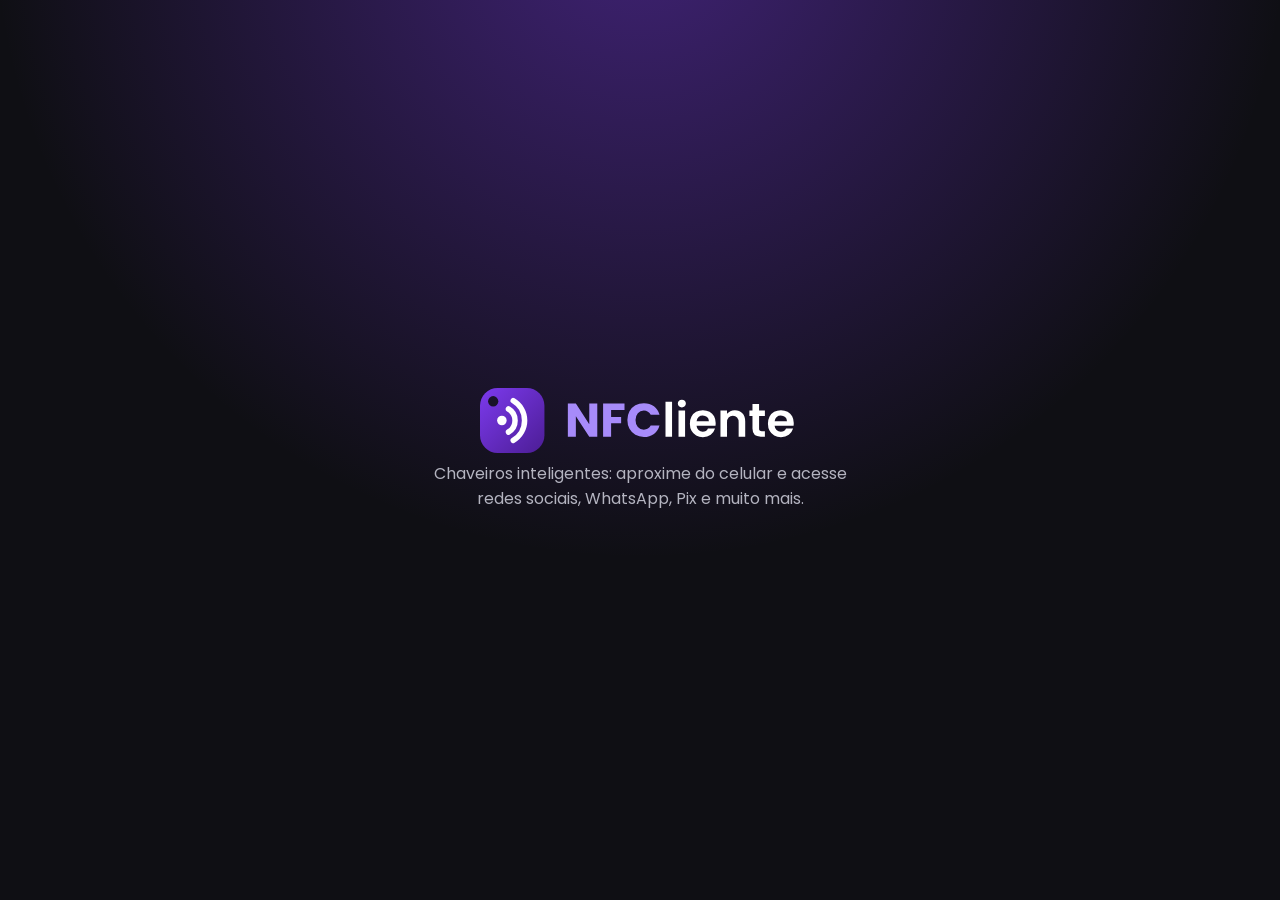
<file: index.html>
<!doctype html>
<html lang="pt-BR">
<head>
  <meta charset="utf-8">
  <meta name="viewport" content="width=device-width, initial-scale=1">
  <title>NFCliente</title>
  <link rel="icon" href="/favicon.ico" sizes="any">
  <link rel="icon" href="/img/nfcliente-icone.svg" type="image/svg+xml">
  <link rel="apple-touch-icon" href="/img/apple-touch-icon.png">
  <meta name="description" content="Chaveiros inteligentes com todos os seus links: redes sociais, WhatsApp, Pix e Google.">
  <link rel="preconnect" href="https://fonts.googleapis.com">
  <link rel="stylesheet" href="https://fonts.googleapis.com/css2?family=Poppins:wght@400;600;700&display=swap">
  <style>
    :root { --cor: #7c3aed; }
    * { box-sizing: border-box; }
    body {
      margin: 0; min-height: 100vh; display: grid; place-items: center; padding: 24px 16px;
      font-family: "Poppins", system-ui, sans-serif; color: #f5f5f7; text-align: center;
      background: #0f0f14 radial-gradient(circle at 50% -10%, rgba(124, 58, 237, .45) 0, transparent 55%);
    }
    h1 { font-size: clamp(1.8rem, 6vw, 2.6rem); margin: 0 0 8px; }
    p { color: #b4b4c0; max-width: 460px; margin: 0 auto; line-height: 1.6; }
    h1 img { display: block; width: min(320px, 80vw); height: auto; margin: 0 auto 6px; }
  </style>
</head>
<body>
  <main>
    <h1><img src="/img/nfcliente-logo-escuro.svg" alt="NFCliente" width="320" height="64"></h1>
    <p>Chaveiros inteligentes: aproxime do celular e acesse redes sociais, WhatsApp, Pix e muito mais.</p>
  </main>
</body>
</html>
</file>
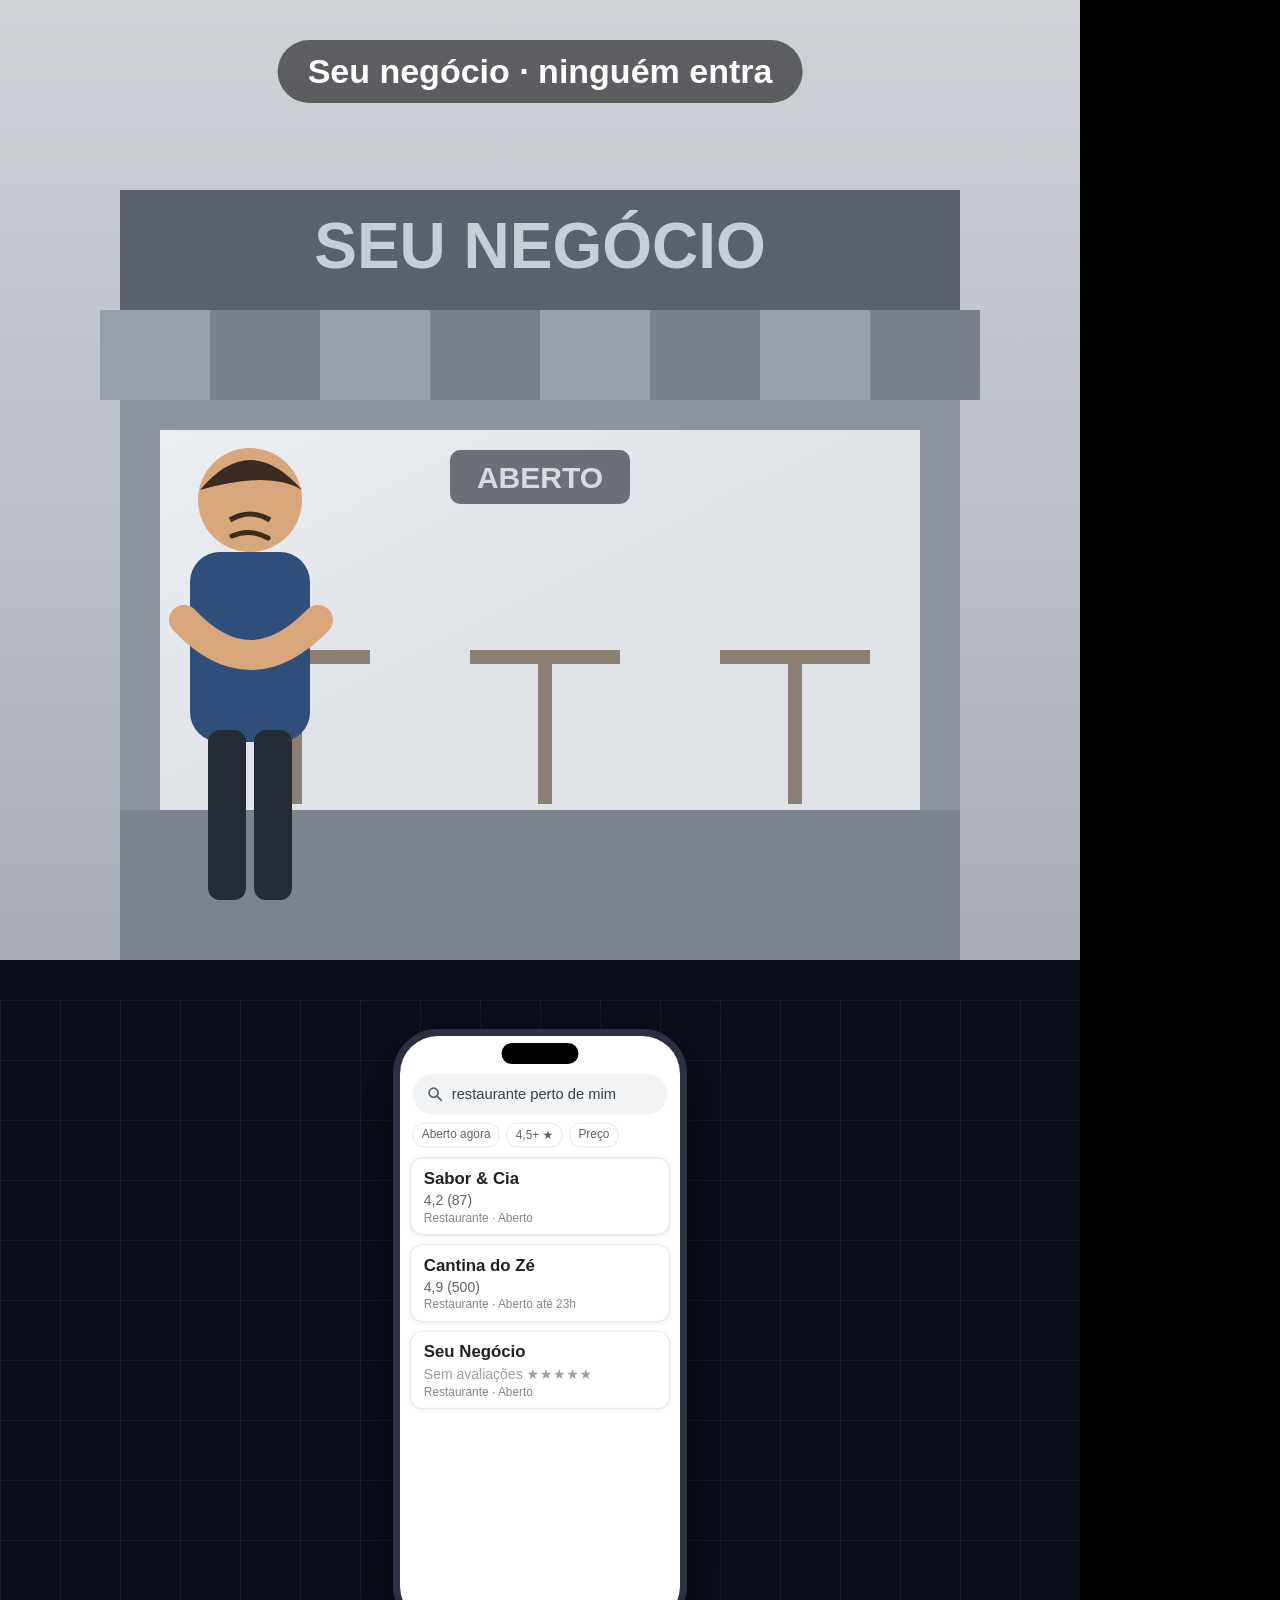
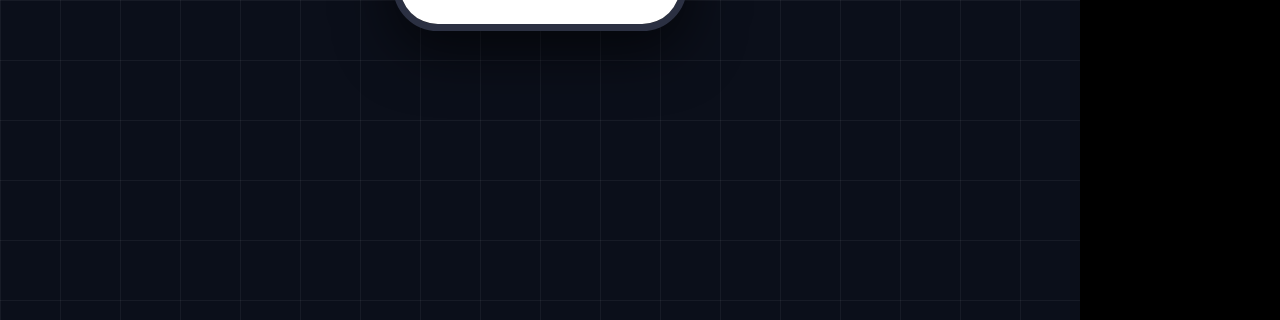
<file: video/animacao.html>
<!doctype html>
<html lang="pt-BR">
<head>
<meta charset="utf-8">
<title>Placa de Avaliação do Google · animação</title>
<style>
  *{box-sizing:border-box;margin:0;padding:0}
  body{background:#000}
  #stage{position:relative;width:1080px;height:1920px;overflow:hidden;background:#0b0f1a;
    font-family:'Liberation Sans',Arial,'DejaVu Sans',sans-serif;color:#fff}
  .scene{position:absolute;inset:0;opacity:0}
  .abs{position:absolute}
  .phone{position:absolute;left:0;top:0;width:420px;height:860px;border-radius:64px;background:#111;
    border:10px solid #2b3042;box-shadow:0 30px 80px rgba(0,0,0,.6);overflow:hidden;transform-origin:50% 50%}
  .phone .scr{position:absolute;inset:0;background:#fff;color:#202124;overflow:hidden}
  .phone .notch{position:absolute;top:10px;left:50%;margin-left:-55px;width:110px;height:30px;border-radius:20px;background:#000;z-index:9}
  .bar{margin:54px 18px 12px;height:58px;border-radius:30px;background:#f1f3f4;display:flex;align-items:center;
    gap:12px;padding:0 20px;font-size:21px;color:#3c4043}
  .chips{display:flex;gap:10px;margin:0 18px 14px;font-size:17px;color:#5f6368}
  .chips span{border:1px solid #dadce0;border-radius:16px;padding:6px 12px}
  .card{position:absolute;left:14px;right:14px;height:112px;border-radius:18px;background:#fff;border:2px solid #e8eaed;
    padding:14px 18px;box-shadow:0 2px 8px rgba(0,0,0,.06)}
  .card b{display:block;font-size:24px;color:#202124}
  .card .r{font-size:20px;margin-top:6px;color:#5f6368}
  .card .r i{font-style:normal;color:#fbbc04;letter-spacing:1px}
  .card .r em{font-style:normal;color:#9aa0a6;letter-spacing:1px}
  .card small{display:block;margin-top:4px;font-size:17px;color:#80868b}
  .pill{position:absolute;border-radius:60px;font-weight:800;white-space:nowrap}
  #cap{position:absolute;left:50px;right:50px;bottom:150px;text-align:center;font-size:46px;font-weight:800;line-height:1.22;
    opacity:0;z-index:50;text-shadow:0 3px 14px rgba(0,0,0,.9);}
  #cap span{background:rgba(0,0,0,.62);padding:4px 16px;border-radius:14px;box-decoration-break:clone;-webkit-box-decoration-break:clone}
  #cmpA .card b,#cmpB .card b{font-size:44px}#cmpA .r,#cmpB .r{font-size:34px;margin-top:10px}#cmpA small,#cmpB small{font-size:27px}
  .gold{color:#fbbc04}
  .grid{background-image:linear-gradient(rgba(255,255,255,.05) 1px,transparent 1px),linear-gradient(90deg,rgba(255,255,255,.05) 1px,transparent 1px);background-size:60px 60px}
</style>
</head>
<body>
<div id="stage">

<!-- ================= CENA 1 · GANCHO ================= -->
<div class="scene" id="s1">
  <div class="abs" id="s1top" style="left:0;top:0;width:1080px;height:960px;background:linear-gradient(#cfd3d8,#a9aeb6);overflow:hidden">
    <svg width="1080" height="960" viewBox="0 0 1080 960">
      <!-- fachada -->
      <rect x="120" y="190" width="840" height="620" fill="#8d939c"/>
      <rect x="120" y="190" width="840" height="120" fill="#5b616b"/>
      <text x="540" y="268" text-anchor="middle" font-size="64" font-weight="800" fill="#c9ced6" font-family="Liberation Sans, Arial">SEU NEGÓCIO</text>
      <!-- toldo -->
      <g>
        <rect x="100" y="310" width="880" height="90" fill="#7a808a"/>
        <rect x="100" y="310" width="110" height="90" fill="#9aa0a9"/><rect x="320" y="310" width="110" height="90" fill="#9aa0a9"/>
        <rect x="540" y="310" width="110" height="90" fill="#9aa0a9"/><rect x="760" y="310" width="110" height="90" fill="#9aa0a9"/>
      </g>
      <!-- vitrine vazia -->
      <rect x="160" y="430" width="760" height="380" fill="#dfe3e8"/>
      <rect x="160" y="430" width="760" height="380" fill="url(#gl)" opacity=".4"/>
      <defs><linearGradient id="gl" x1="0" y1="0" x2="1" y2="1"><stop offset="0" stop-color="#fff"/><stop offset=".5" stop-color="#fff" stop-opacity="0"/></linearGradient></defs>
      <!-- mesas vazias -->
      <rect x="220" y="650" width="150" height="14" fill="#8a7f72"/><rect x="288" y="664" width="14" height="140" fill="#8a7f72"/>
      <rect x="470" y="650" width="150" height="14" fill="#8a7f72"/><rect x="538" y="664" width="14" height="140" fill="#8a7f72"/>
      <rect x="720" y="650" width="150" height="14" fill="#8a7f72"/><rect x="788" y="664" width="14" height="140" fill="#8a7f72"/>
      <!-- placa aberto -->
      <rect x="450" y="450" width="180" height="54" rx="10" fill="#6b7078"/>
      <text x="540" y="488" text-anchor="middle" font-size="30" font-weight="800" fill="#d8dce2" font-family="Liberation Sans, Arial">ABERTO</text>
      <rect x="120" y="810" width="840" height="150" fill="#7d838c"/>
      <!-- empreendedor de braços cruzados -->
      <g id="owner" transform="translate(120 0)">
        <circle cx="130" cy="500" r="52" fill="#d9a77c"/>
        <path d="M80 490 Q130 430 182 490 Q150 470 80 490Z" fill="#3a2c22"/>
        <rect x="70" y="552" width="120" height="190" rx="30" fill="#2f4f7a"/>
        <rect x="88" y="730" width="38" height="170" rx="12" fill="#262c36"/><rect x="134" y="730" width="38" height="170" rx="12" fill="#262c36"/>
        <path d="M64 620 Q130 690 198 620" stroke="#d9a77c" stroke-width="30" fill="none" stroke-linecap="round"/>
        <path d="M64 650 Q130 600 198 650" stroke="#2f4f7a" stroke-width="30" fill="none" stroke-linecap="round" opacity=".0"/>
        <path d="M110 520 Q130 508 150 520" stroke="#3a2c22" stroke-width="5" fill="none"/>
        <path d="M112 536 Q130 528 148 538" stroke="#3a2c22" stroke-width="5" fill="none" stroke-linecap="round"/>
      </g>
    </svg>
    <div class="pill" style="left:50%;top:40px;transform:translateX(-50%);background:rgba(0,0,0,.55);padding:12px 30px;font-size:34px">Seu negócio · ninguém entra</div>
  </div>
  <div class="abs" id="s1bot" style="left:0;top:960px;width:1080px;height:960px;background:#0b0f1a" >
    <div class="abs grid" style="inset:0"></div>
    <div class="phone" id="ph1"><div class="notch"></div><div class="scr">
      <div class="bar"><svg width="24" height="24" viewBox="0 0 24 24"><circle cx="10" cy="10" r="6.5" stroke="#5f6368" stroke-width="2.4" fill="none"/><path d="M15 15l6 6" stroke="#5f6368" stroke-width="2.4" stroke-linecap="round"/></svg>restaurante perto de mim</div>
      <div class="chips"><span>Aberto agora</span><span>4,5+ ★</span><span>Preço</span></div>
      <div id="l1" style="position:relative"></div>
      <div id="tap" class="abs" style="width:90px;height:90px;border-radius:50%;background:rgba(66,133,244,.35);border:3px solid #4285f4;opacity:0"></div>
    </div></div>
  </div>
  <div class="abs" id="s1vs" style="left:50%;top:960px;transform:translate(-50%,-50%);width:150px;height:150px;border-radius:50%;background:#ea4335;display:flex;align-items:center;justify-content:center;font-size:62px;font-weight:900;box-shadow:0 0 0 10px #0b0f1a">VS</div>
</div>

<!-- ================= CENA 2 · AGITAÇÃO ================= -->
<div class="scene" id="s2">
  <div class="abs" id="s2bgA" style="inset:0;background:radial-gradient(circle at 50% 45%,#4a0505 0%,#140101 70%)"></div>
  <div class="abs" id="s2neon" style="inset:0;display:flex;flex-direction:column;align-items:center;justify-content:center;text-align:center;font-weight:900;color:#ff3b30;
      text-shadow:0 0 14px #ff2d1f,0 0 40px #ff2d1f,0 0 90px #c40000;line-height:1.02">
    <div id="n1" style="font-size:210px">ZERO</div>
    <div id="n2" style="font-size:120px">AVALIAÇÕES</div>
    <div id="n3" style="font-size:150px;margin:6px 0">=</div>
    <div id="n4" style="font-size:210px">ZERO</div>
    <div id="n5" style="font-size:150px">CONFIANÇA</div>
  </div>
  <div class="abs" id="s2b" style="inset:0;background:#0b0f1a;opacity:0">
    <div class="abs grid" style="inset:0"></div>
    <div class="abs" style="left:0;right:0;top:100px;text-align:center;font-size:56px;font-weight:900">O que o cliente <span style="color:#ea4335">vê</span> no Google:</div>
    <div class="abs" id="cmpA" style="left:60px;top:240px;width:960px;height:140px"></div>
    <div class="abs" id="cmpB" style="left:60px;top:410px;width:960px;height:140px"></div>
    <div id="faces"></div>
  </div>
</div>

<!-- ================= CENA 3 · SOLUÇÃO ================= -->
<div class="scene" id="s3">
  <div class="abs" id="photoWrap" style="inset:0;overflow:hidden;background:#000">
    <img id="photo" src="assets/placas.jpg" style="position:absolute;left:0;top:0;width:1080px;height:1920px;transform-origin:187px 1320px">
  </div>
  <div class="abs" id="s3dark" style="inset:0;background:rgba(5,8,20,.0)"></div>
  <div class="abs" id="s3title" style="left:0;right:0;top:90px;text-align:center">
    <div style="display:inline-block;background:rgba(0,0,0,.72);border-radius:30px;padding:22px 40px">
      <div style="font-size:64px;font-weight:900;line-height:1.1">Placa de Avaliação <span style="color:#4285f4">do</span> <span style="color:#ea4335">G</span><span style="color:#fbbc04">o</span><span style="color:#4285f4">o</span><span style="color:#34a853">g</span><span style="color:#ea4335">l</span><span style="color:#fbbc04">e</span></div>
      <div style="font-size:36px;margin-top:10px;color:#cfd6e6">Preta ou azul · NFC + QR Code</div>
    </div>
  </div>
  <div class="abs" id="ripples"></div>
  <div class="phone" id="ph3"><div class="notch"></div><div class="scr" id="scr3">
    <!-- tela inicial -->
    <div id="home" class="abs" style="inset:0;background:linear-gradient(160deg,#1f2a5a,#6d28d9 60%,#0f172a)">
      <div style="text-align:center;margin-top:120px;font-size:90px;font-weight:300;color:#fff">9:41</div>
      <div style="text-align:center;font-size:24px;color:#dbe3ff">terça-feira</div>
      <div id="nfcban" class="abs" style="left:20px;right:20px;top:-120px;height:100px;border-radius:26px;background:rgba(255,255,255,.95);color:#202124;padding:16px 22px;display:flex;align-items:center;gap:16px">
        <div style="width:56px;height:56px;border-radius:14px;background:#4285f4;display:flex;align-items:center;justify-content:center;font-size:34px;color:#fff;font-weight:900">G</div>
        <div><div style="font-size:23px;font-weight:800">Etiqueta NFC detectada</div><div style="font-size:19px;color:#5f6368">Abrindo página de avaliação…</div></div>
      </div>
    </div>
    <!-- página de avaliação -->
    <div id="rev" class="abs" style="inset:0;background:#fff;opacity:0">
      <div style="margin-top:56px;padding:0 24px">
        <div style="display:flex;align-items:center;gap:16px">
          <div style="width:74px;height:74px;border-radius:50%;background:#ea4335;color:#fff;font-size:40px;font-weight:900;display:flex;align-items:center;justify-content:center">S</div>
          <div><div style="font-size:30px;font-weight:800">Seu Negócio</div><div style="font-size:19px;color:#5f6368">Avaliação pública no Google</div></div>
        </div>
        <div style="margin-top:40px;font-size:25px;font-weight:700;text-align:center">Como foi o atendimento?</div>
        <div id="starrow" style="display:flex;justify-content:center;gap:6px;margin-top:20px;font-size:68px;line-height:1"></div>
        <div id="txt" style="margin-top:36px;height:190px;border:2px solid #dadce0;border-radius:18px;padding:18px;font-size:25px;line-height:1.35;color:#202124"></div>
        <div id="pubbtn" style="margin-top:30px;height:70px;border-radius:36px;background:#1a73e8;color:#fff;font-size:27px;font-weight:800;display:flex;align-items:center;justify-content:center">Publicar</div>
      </div>
      <div id="sent" class="abs" style="inset:0;background:#fff;opacity:0;display:flex;flex-direction:column;align-items:center;justify-content:center;gap:26px">
        <div style="width:150px;height:150px;border-radius:50%;background:#34a853;display:flex;align-items:center;justify-content:center">
          <svg width="90" height="90" viewBox="0 0 24 24"><path d="M5 12.5l4.5 4.5L19 7.5" stroke="#fff" stroke-width="3.2" fill="none" stroke-linecap="round" stroke-linejoin="round"/></svg></div>
        <div style="font-size:34px;font-weight:900;color:#202124">Avaliação enviada!</div>
        <div style="font-size:24px;color:#fbbc04">★★★★★</div>
      </div>
    </div>
  </div></div>
  <div class="pill" id="s3tag" style="left:50%;top:1180px;transform:translateX(-50%);background:#fbbc04;color:#111;padding:18px 44px;font-size:44px;opacity:0">Aproxime o celular · abre na hora</div>
</div>

<!-- ================= CENA 4 · BENEFÍCIO ================= -->
<div class="scene" id="s4">
  <div class="abs grid" style="inset:0;background-color:#0b0f1a"></div>
  <div id="s4qr" class="abs" style="inset:0">
    <div class="phone" id="ph4"><div class="notch"></div><div class="scr" style="background:#000">
      <div class="abs" style="left:-203px;top:-1212px;width:1152px;height:2048px;background:url(assets/placas.jpg) center/100% 100%"></div>
      <div id="vf" class="abs" style="left:80px;top:290px;width:240px;height:240px;border:6px solid #fff;border-radius:28px"></div>
      <div id="scanline" class="abs" style="left:88px;top:300px;width:224px;height:6px;background:#34a853;box-shadow:0 0 18px #34a853;border-radius:3px"></div>
      <div id="qrbanner" class="abs" style="left:24px;right:24px;bottom:-140px;height:100px;border-radius:24px;background:#fff;color:#202124;padding:16px 22px;display:flex;align-items:center;gap:14px">
        <div style="width:54px;height:54px;border-radius:50%;background:#4285f4;color:#fff;font-weight:900;font-size:30px;display:flex;align-items:center;justify-content:center">G</div>
        <div><div style="font-size:23px;font-weight:800">Avaliar no Google</div><div style="font-size:18px;color:#5f6368">Toque para abrir</div></div>
      </div>
    </div></div>
    <div class="pill" style="left:50%;top:150px;transform:translateX(-50%);background:rgba(255,255,255,.12);padding:16px 40px;font-size:42px">…ou leia o QR Code</div>
  </div>
  <div id="s4chart" class="abs" style="inset:0;opacity:0">
    <div class="abs" style="left:60px;right:60px;top:150px;text-align:center;font-size:54px;font-weight:900">Suas avaliações <span class="gold">subindo</span></div>
    <div class="abs" style="left:60px;top:260px;width:960px;height:700px;border-radius:36px;background:rgba(255,255,255,.06);border:2px solid rgba(255,255,255,.1)">
      <svg width="960" height="700" viewBox="0 0 960 700">
        <defs>
          <linearGradient id="ar" x1="0" y1="0" x2="0" y2="1"><stop offset="0" stop-color="#34a853" stop-opacity=".55"/><stop offset="1" stop-color="#34a853" stop-opacity="0"/></linearGradient>
          <clipPath id="cp"><rect id="cpr" x="0" y="0" width="0" height="700"/></clipPath>
        </defs>
        <g stroke="rgba(255,255,255,.12)" stroke-width="2"><path d="M60 160H900M60 300H900M60 440H900M60 580H900"/></g>
        <g clip-path="url(#cp)">
          <path d="M60 580 C160 560 220 540 300 500 S440 470 520 380 S700 260 780 190 S860 120 900 90 L900 640 L60 640Z" fill="url(#ar)"/>
          <path id="ln" d="M60 580 C160 560 220 540 300 500 S440 470 520 380 S700 260 780 190 S860 120 900 90" stroke="#34a853" stroke-width="14" fill="none" stroke-linecap="round"/>
        </g>
        <circle id="dot" cx="60" cy="580" r="20" fill="#fbbc04" stroke="#fff" stroke-width="5"/>
      </svg>
      <div id="bigrate" class="abs" style="left:50px;top:36px;font-size:90px;font-weight:900"><span class="gold">★</span> <span id="rv">0,0</span></div>
      <div id="bigcnt" class="abs" style="left:52px;top:140px;font-size:34px;color:#b8c0d4"><span id="cv">0</span> avaliações</div>
    </div>
    <div class="pill" id="pop1" style="left:70px;top:1020px;background:#34a853;padding:20px 44px;font-size:56px;opacity:0">Prova Social</div>
    <div class="pill" id="pop2" style="left:260px;top:1160px;background:#4285f4;padding:20px 44px;font-size:56px;opacity:0">Topo das Pesquisas</div>
    <div class="pill" id="pop3" style="left:110px;top:1300px;background:#fbbc04;color:#111;padding:20px 44px;font-size:56px;opacity:0">Mais Vendas</div>
  </div>
  <div id="s4rank" class="abs" style="inset:0;opacity:0">
    <div class="abs" style="left:60px;right:60px;top:120px;text-align:center;font-size:54px;font-weight:900">Você sobe no <span class="gold">ranking</span></div>
    <div class="phone" id="ph5"><div class="notch"></div><div class="scr">
      <div class="bar"><svg width="24" height="24" viewBox="0 0 24 24"><circle cx="10" cy="10" r="6.5" stroke="#5f6368" stroke-width="2.4" fill="none"/><path d="M15 15l6 6" stroke="#5f6368" stroke-width="2.4" stroke-linecap="round"/></svg>restaurante perto de mim</div>
      <div class="chips"><span>Aberto agora</span><span>4,5+ ★</span><span>Preço</span></div>
      <div id="l5" style="position:relative"></div>
    </div></div>
  </div>
</div>

<!-- ================= CENA 5 · CTA ================= -->
<div class="scene" id="s5">
  <div class="abs" style="inset:0;background:radial-gradient(circle at 50% 30%,#2a1a6e 0%,#0b0f1a 70%)"></div>
  <div class="abs" id="s5a" style="inset:0">
    <div class="abs" style="left:0;right:0;top:120px;text-align:center;font-size:84px;font-weight:900;line-height:1.08;padding:0 40px">
      Pare de deixar<br><span class="gold">dinheiro na mesa</span></div>
    <div class="abs" id="card5" style="left:140px;top:520px;width:800px;height:900px;border-radius:44px;overflow:hidden;box-shadow:0 40px 100px rgba(0,0,0,.7)">
      <img src="assets/placas.jpg" style="position:absolute;left:-160px;top:-250px;width:1120px;height:1991px">
    </div>
    <div id="stars5" class="abs" style="left:0;right:0;top:1450px;text-align:center;font-size:100px;color:#fbbc04;letter-spacing:10px"></div>
  </div>
  <div class="abs" id="s5b" style="inset:0;opacity:0">
    <div class="abs" style="left:0;right:0;top:150px;text-align:center;font-size:150px;font-weight:900;line-height:1.0">
      Peça a sua<br><span class="gold">agora!</span></div>
    <div class="abs" style="left:190px;top:540px;width:700px;height:700px;border-radius:44px;overflow:hidden;box-shadow:0 40px 100px rgba(0,0,0,.7)" id="card5b">
      <img src="assets/placas.jpg" style="position:absolute;left:-150px;top:-140px;width:1050px;height:1867px">
    </div>
    <svg id="arrow" class="abs" style="left:440px;top:1260px" width="200" height="200" viewBox="0 0 200 200"><path d="M100 10v130M40 90l60 70 60-70" stroke="#fbbc04" stroke-width="26" fill="none" stroke-linecap="round" stroke-linejoin="round"/></svg>
    <div class="pill" id="chipA" style="left:130px;top:1440px;background:#fff;color:#111;padding:22px 46px;font-size:50px;opacity:0">Link da bio</div>
    <div class="pill" id="chipB" style="left:620px;top:1440px;background:#e1306c;padding:22px 46px;font-size:50px;opacity:0">Direct</div>
  </div>
  <div class="abs" id="s5c" style="inset:0;opacity:0;background:radial-gradient(circle at 50% 40%,#3b1d9c 0%,#0b0f1a 75%)">
    <img src="../marca/nfcliente-logo-escuro.png" style="position:absolute;left:190px;top:560px;width:700px">
    <div id="stars5c" class="abs" style="left:0;right:0;top:880px;text-align:center;font-size:110px;color:#fbbc04;letter-spacing:12px"></div>
    <div class="abs" style="left:0;right:0;top:1060px;text-align:center;font-size:78px;font-weight:900;line-height:1.1">Bora lotar<br>a sua agenda!</div>
  </div>
</div>

<div id="cap"><span></span></div>
</div>

<script>
const $=id=>document.getElementById(id);
const clamp=(x,a=0,b=1)=>Math.min(b,Math.max(a,x));
const P=(t,a,b)=>clamp((t-a)/(b-a));
const eo=x=>1-Math.pow(1-x,3), eio=x=>x<.5?4*x*x*x:1-Math.pow(-2*x+2,3)/2;
const eb=x=>{const c=1.70158,d=c+1;return 1+d*Math.pow(x-1,3)+c*Math.pow(x-1,2)};
const lerp=(a,b,x)=>a+(b-a)*x;
function place(el,x,y,s=1,r=0){el.style.transform=`translate(${x-210}px,${y-430}px) rotate(${r}deg) scale(${s})`}
function stars(n,tot=5){return `<i>${'★'.repeat(n)}</i><em>${'★'.repeat(tot-n)}</em>`}
function card(top,name,r,n,sub,hl,mark){
  const rate=n===0?`<span style="color:#9aa0a6">Sem avaliações</span> <em>★★★★★</em>`:`${r} ${stars(Math.round(r))} (${n})`;
  return `<div class="card" style="top:${top}px;${hl?'border-color:#1a73e8;background:#e8f0fe;':''}">
    <b>${mark?`<span style="color:#1a73e8">${mark}</span> `:''}${name}</b><div class="r">${rate}</div><small>${sub}</small></div>`}

// ------ montagens estáticas
$('l1').innerHTML=card(0,'Sabor &amp; Cia','4,2',87,'Restaurante · Aberto')
  +card(124,'Cantina do Zé','4,9',500,'Restaurante · Aberto até 23h',false)
  +card(248,'Seu Negócio','0',0,'Restaurante · Aberto');
$('cmpA').innerHTML=card(0,'Concorrente','4,9',500,'Restaurante · Aberto até 23h',true).replace('left:14px;right:14px;','left:0;right:0;height:140px;').replace('height:112px','height:140px');
$('cmpB').innerHTML=card(0,'Seu Negócio','0',0,'Restaurante · Aberto').replace('left:14px;right:14px;','left:0;right:0;height:140px;').replace('height:112px','height:140px');
$('cmpA').firstChild.style.cssText+=';height:140px;left:0;right:0';
$('cmpB').firstChild.style.cssText+=';height:140px;left:0;right:0;opacity:.95';
function face(c){return `<svg width="130" height="130" viewBox="0 0 100 100"><circle cx="50" cy="50" r="46" fill="${c}"/><circle cx="35" cy="42" r="5.5" fill="#222"/><circle cx="65" cy="42" r="5.5" fill="#222"/><path d="M30 33l12 5M70 33l-12 5" stroke="#222" stroke-width="4" stroke-linecap="round"/><path d="M33 72Q50 56 67 72" stroke="#222" stroke-width="5" fill="none" stroke-linecap="round"/></svg>`}
const reacts=[['#f4c58b','Zero avaliações? Não confio.'],['#e0a97a','Vou no que tem 4,9 estrelas.'],['#c98c63','Pesquisei e passei reto.']];
$('faces').innerHTML=reacts.map((r,i)=>`<div class="abs" id="fc${i}" style="left:60px;top:${640+i*230}px;width:960px;height:190px;display:flex;align-items:center;gap:24px">${face(r[0])}
  <div style="background:#fff;color:#111;border-radius:34px;padding:26px 34px;font-size:40px;font-weight:800;flex:1">${r[1]}</div></div>`).join('');
$('starrow').innerHTML=[0,1,2,3,4].map(i=>`<span id="st${i}" style="color:#dadce0">★</span>`).join('');
$('rv').textContent='0,0';
const sent="Atendimento incrível! Recomendo muito, voltarei com certeza.";

const NARR=[[0,3,'Sabe por que o seu concorrente está roubando seus clientes todos os dias no Google?'],
[3.2,8,'Porque na internet, quem tem mais estrelinhas leva o cliente.'],
[8,15,'Se o seu restaurante, clínica ou loja não tem dezenas de avaliações positivas, você simplesmente não existe na sua região.'],
[15,22,'Mas você pode virar esse jogo hoje mesmo com a Placa de Avaliação do Google.'],
[22,30,'A ferramenta definitiva para transformar clientes satisfeitos em marketing gratuito.'],
[30,32.8,'Sem atrito, sem links complicados.'],
[32.8,36,'O cliente amou o atendimento? Ele só precisa aproximar o celular ou ler o QR Code.'],
[36,40,'Pronto! Você ganha 5 estrelas, sobe no ranking do Google e atrai novos clientes no piloto automático.'],
[40,47,'Pare de deixar dinheiro na mesa e domine as pesquisas na sua cidade!'],
[47,55,'Clique no link da minha bio agora ou me mande um Direct para encomendar a sua placa personalizada.'],
];
const SC=[[0,3],[3,15],[15,30],[30,40],[40,60]];
const scenes=['s1','s2','s3','s4','s5'].map($);

function setT(t){
  // visibilidade de cenas com fade
  SC.forEach(([a,b],i)=>{
    const f=Math.min(P(t,a,a+.25),1-P(t,b-.2,b));
    scenes[i].style.opacity=(t>=a&&t<b)?(i===0?1-P(t,b-.2,b):Math.max(f,0)):0;
  });
  scenes[0].style.opacity=t<3?1-P(t,2.8,3):0;
  // legenda
  const cap=$('cap');let line=NARR.find(n=>t>=n[0]&&t<n[1]);
  if(line){cap.firstChild.textContent=line[2];cap.style.opacity=Math.min(P(t,line[0],line[0]+.2),1-P(t,line[1]-.15,line[1]))}else cap.style.opacity=0;
  if(t<3)s1(t);else if(t<15)s2(t-3);else if(t<30)s3(t-15);else if(t<40)s4(t-30);else s5(t-40);
}

// ---------- CENA 1
function s1(t){
  const z=1+.06*P(t,0,3);
  $('s1top').style.transform=`scale(${z})`;$('s1top').style.transformOrigin='50% 100%';
  $('owner').setAttribute('transform',`translate(120 ${Math.sin(t*3)*3})`);
  const sc=.7;place($('ph1'),540,330,sc*(1+.04*P(t,1.7,2.6)),0);
  // tap no concorrente
  const tp=$('tap');const k=P(t,1.5,2.4);
  const phx=540,phy=1260;
  tp.style.left=(190-45)+'px';tp.style.top=(124+56+112-45+50)+'px';
  tp.style.opacity=k>0&&k<1?Math.sin(k*Math.PI):0;tp.style.transform=`scale(${.6+.9*k})`;
  const hl=P(t,1.9,2.2);
  $('l1').children[1].style.borderColor=hl>0?'#1a73e8':'#e8eaed';
  $('l1').children[1].style.background=hl>0?'#e8f0fe':'#fff';
  $('s1vs').style.transform=`translate(-50%,-50%) scale(${eb(P(t,.1,.6))})`;
  $('s1bot').style.transform=`translateY(${(1-eo(P(t,0,.4)))*40}px)`;
}

// ---------- CENA 2
function s2(t){
  const neon=t<5.2;
  $('s2neon').style.opacity=t<5.2?1:Math.max(0,1-P(t,5.2,5.6));
  $('s2bgA').style.opacity=t<5.2?1:Math.max(0,1-P(t,5.2,5.6));
  const fl=(t<3.6)?(Math.sin(t*55)>-.55||t<.5?1:.3):1;
  $('s2neon').style.opacity=($('s2neon').style.opacity)*fl;
  [['n1',.1],['n2',.7],['n3',1.2],['n4',1.7],['n5',2.3]].forEach(([id,s])=>{
    const k=eb(P(t,s,s+.35));$(id).style.opacity=P(t,s,s+.1);$(id).style.transform=`scale(${.6+.4*k}) translateX(${(Math.sin(t*50)*2*(t>s&&t<s+.4?1:0))}px)`;
  });
  const b=P(t,5.4,5.9);$('s2b').style.opacity=b;
  // cards
  $('cmpA').style.transform=`translateX(${(1-eo(P(t,5.8,6.4)))*-1100}px)`;
  $('cmpB').style.transform=`translateX(${(1-eo(P(t,6.2,6.8)))*1100}px)`;
  $('cmpB').style.filter=`grayscale(${P(t,6.8,7.6)}) brightness(${1-.25*P(t,6.8,7.6)})`;
  for(let i=0;i<3;i++){
    const s=7.6+i*1.5;const el=$('fc'+i);
    const a=eo(P(t,s,s+.45));const out=eo(P(t,11.2+i*.3,11.9+i*.3));
    el.style.opacity=a*(1-out);el.style.transform=`translateX(${(1-a)*-300+out*400}px)`;
  }
}

// ---------- CENA 3
function s3(t){
  const z=1+.55*eio(P(t,0,8));
  $('photo').style.transform=`scale(${t<8?z:1.55})`;
  $('s3title').style.opacity=Math.min(P(t,.3,.9),1-P(t,5.2,5.8));
  $('s3title').style.transform=`translateY(${(1-eo(P(t,.3,.9)))*-40}px)`;
  const dark=.78*P(t,9.5,10.5)*(1-P(t,14.7,15));
  $('s3dark').style.background=`rgba(5,8,20,${dark})`;
  // iPhone approach
  const ph=$('ph3');
  const a=eio(P(t,5.5,8.0));         // aproxima
  const open=eio(P(t,9.5,10.5));     // sobe/amplia
  const sx=lerp(950,360,a),sy=lerp(2150,1290,a),ss=lerp(.55,.5,a),sr=lerp(18,-8,a);
  const x=lerp(sx,540,open),y=lerp(sy,900,open),s=lerp(ss,.95,open),r=lerp(sr,0,open);
  place(ph,x,y,s,r);
  ph.style.opacity=P(t,5.5,6);
  // ondas NFC
  const rip=$('ripples');let h='';
  if(t>8&&t<10){for(let i=0;i<3;i++){const k=((t-8)*1.3+i*.33)%1;h+=`<div class="abs" style="left:${187-170*k-0}px;top:${1320-170*k}px;width:${340*k}px;height:${340*k}px;border-radius:50%;border:8px solid rgba(251,188,4,${1-k});"></div>`}}
  rip.innerHTML=h;
  $('s3tag').style.opacity=Math.min(P(t,8.3,8.8),1-P(t,9.6,10));
  $('nfcban').style.top=(lerp(-120,40,eo(P(t,8.4,9))))+'px';
  const home=1-P(t,9.4,9.8);$('home').style.opacity=home;$('rev').style.opacity=P(t,9.4,9.8);
  // estrelas
  for(let i=0;i<5;i++){const k=P(t,10.8+i*.45,11.1+i*.45);const e=$('st'+i);e.style.color=k>0?'#fbbc04':'#dadce0';e.style.transform=`scale(${1+.35*Math.sin(Math.PI*clamp(k))})`;}
  const n=Math.floor(P(t,13.2,14.6)*sent.length);$('txt').textContent=sent.slice(0,n)+(n<sent.length&&t>13.2?'|':'');
  const pub=P(t,14.7,15);$('pubbtn').style.transform=`scale(${1-.06*Math.sin(Math.PI*P(t,14.2,14.5))})`;
  $('sent').style.opacity=P(t,14.55,14.85);
}
// ---------- CENA 4
function s4(t){
  // QR 0-4
  const qrIn=1-P(t,3.7,4.0);
  $('s4qr').style.opacity=qrIn;
  place($('ph4'),540,1000,1.05*(1+.03*P(t,0,3.5)),0);
  $('scanline').style.top=(300+230*(.5+.5*Math.sin(t*3.2)))+'px';
  const ok=P(t,2.1,2.4);
  $('vf').style.borderColor=ok>0?'#34a853':'#fff';$('vf').style.transform=`scale(${1-.06*ok})`;
  $('scanline').style.opacity=1-ok;
  $('qrbanner').style.bottom=(lerp(-140,34,eo(P(t,2.5,3.1))))+'px';
  // gráfico 4-7.2
  const ch=P(t,3.9,4.2)*(1-P(t,7.1,7.3));
  $('s4chart').style.opacity=ch;
  const g=eio(P(t,4.1,6.8));
  $('cpr').setAttribute('width',60+840*g);
  // ponto na curva aproximado: interpola por x e y
  const dx=60+840*g;const ys=[[60,580],[300,500],[520,380],[780,190],[900,90]];
  let dy=580;for(let i=0;i<ys.length-1;i++){const[a,b]=[ys[i],ys[i+1]];if(dx>=a[0]&&dx<=b[0]){dy=lerp(a[1],b[1],(dx-a[0])/(b[0]-a[0]));break;}}
  const dot=$('dot');dot.setAttribute('cx',dx);dot.setAttribute('cy',dy);
  $('rv').textContent=(lerp(3.0,4.9,g)).toFixed(1).replace('.',',');
  $('cv').textContent=Math.round(lerp(0,512,g));
  [['pop1',4.7],['pop2',5.6],['pop3',6.4]].forEach(([id,s])=>{const k=eb(P(t,s,s+.35));$(id).style.opacity=P(t,s,s+.1)*(1-P(t,7.1,7.3));$(id).style.transform=`scale(${.4+.6*k}) rotate(${(id=='pop2'?2:-3)}deg)`});
  // ranking 7.2-10
  const rk=P(t,7.1,7.4);$('s4rank').style.opacity=rk;
  place($('ph5'),540,1000,1.45,0);
  const m=eio(P(t,7.9,9.1));
  const L=[['Sabor &amp; Cia','4,2',87,'Restaurante · Aberto'],['Cantina do Zé','4,9',500,'Restaurante · Aberto até 23h']];
  const mine=P(t,7.9,9.1);const cnt=Math.round(lerp(12,512,mine));const r=(lerp(3.8,4.9,mine)).toFixed(1).replace('.',',');
  const items=[
    {k:'a',top:lerp(0,248,m),html:(top)=>card(top,'Seu Negócio',r,cnt,'Restaurante · Aberto',m>.5,'#'+(m>.5?1:3)),z:3},
    {k:'b',top:lerp(124,0,m),html:(top)=>card(top,'Cantina do Zé','4,9',500,'Restaurante · Aberto até 23h',false,m>.5?'#2':'#1')},
    {k:'c',top:lerp(248,124,m),html:(top)=>card(top,'Sabor &amp; Cia','4,2',87,'Restaurante · Aberto',false,m>.5?'#3':'#2')}];
  items[0].top=lerp(248,0,m);items[1].top=lerp(0,124,m);items[2].top=lerp(124,248,m);
  items[0].html=top=>card(top,'Seu Negócio',r,cnt,'Restaurante · Aberto',m>.5,m>.5?'#1':'#3');
  items[1].html=top=>card(top,'Cantina do Zé','4,9',500,'Restaurante · Aberto até 23h',false,m>.5?'#2':'#1');
  items[2].html=top=>card(top,'Sabor &amp; Cia','4,2',87,'Restaurante · Aberto',false,m>.5?'#3':'#2');
  $('l5').innerHTML=items.map(i=>i.html(i.top)).join('');
}
// ---------- CENA 5
function s5(t){
  const a=1-P(t,6.6,7.0);
  $('s5a').style.opacity=a;
  $('card5').style.transform=`translateY(${Math.sin(t*2)*12}px) scale(${1+.05*P(t,0,6.6)})`;
  $('card5').style.opacity=P(t,.1,.6);
  let st='';for(let i=0;i<5;i++){const k=eb(P(t,1+i*.35,1.4+i*.35));st+=`<span style="display:inline-block;transform:scale(${k});opacity:${P(t,1+i*.35,1.1+i*.35)}">★</span>`}
  $('stars5').innerHTML=st;
  $('s5b').style.opacity=P(t,6.6,7.0)*(1-P(t,14.8,15.2));
  $('card5b').style.transform=`translateY(${Math.sin(t*2)*10}px) scale(${eb(P(t,7,7.7))})`;
  $('arrow').style.transform=`translateY(${Math.abs(Math.sin(t*5))*28}px)`;
  $('arrow').style.opacity=P(t,7.6,8.0);
  const ca=eb(P(t,8,8.6)),cb=eb(P(t,10,10.6));
  $('chipA').style.opacity=P(t,8,8.15);$('chipA').style.transform=`scale(${ca})`;
  $('chipB').style.opacity=P(t,10,10.15);$('chipB').style.transform=`scale(${cb})`;
  $('s5c').style.opacity=P(t,14.8,15.3);
  let s2='';for(let i=0;i<5;i++){const k=eb(P(t,15.3+i*.2,15.6+i*.2));s2+=`<span style="display:inline-block;transform:scale(${k})">★</span>`}
  $('stars5c').innerHTML=s2;
}
setT(0);
</script>
</body>
</html>
</file>
